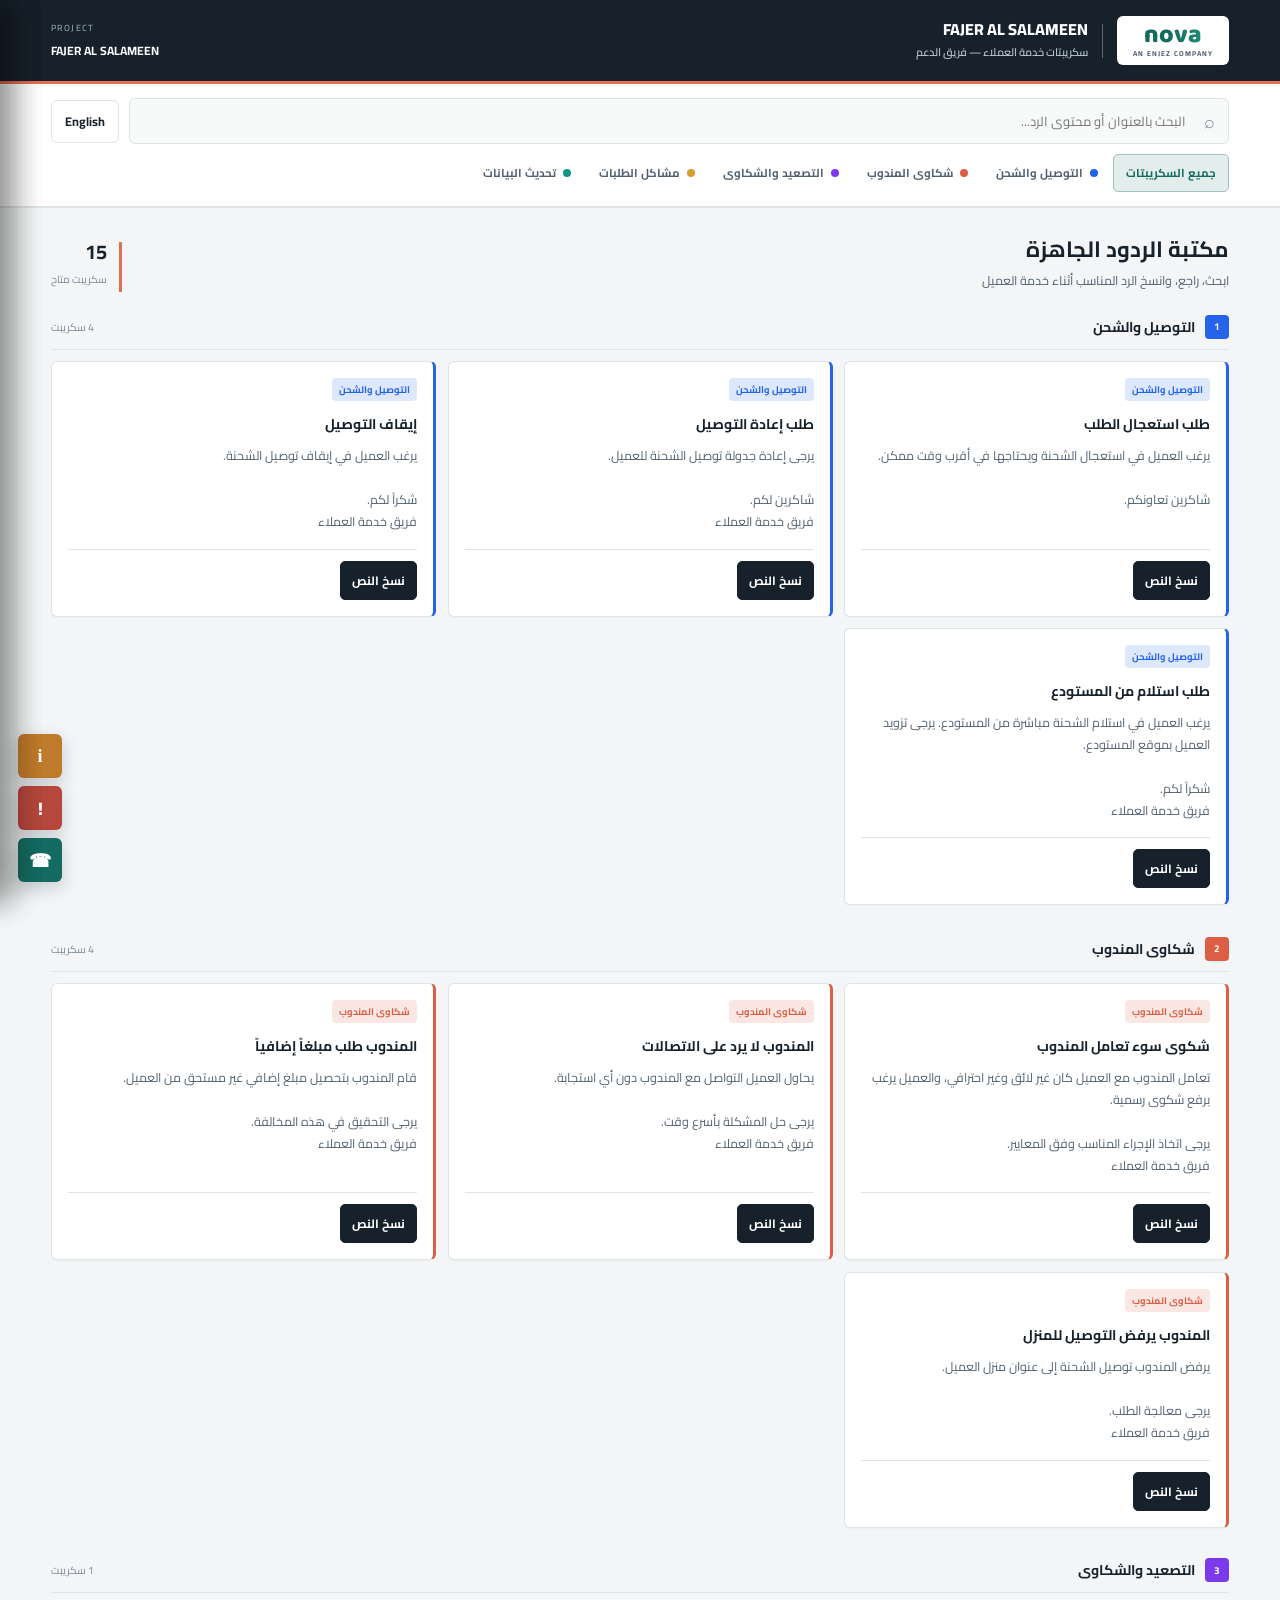
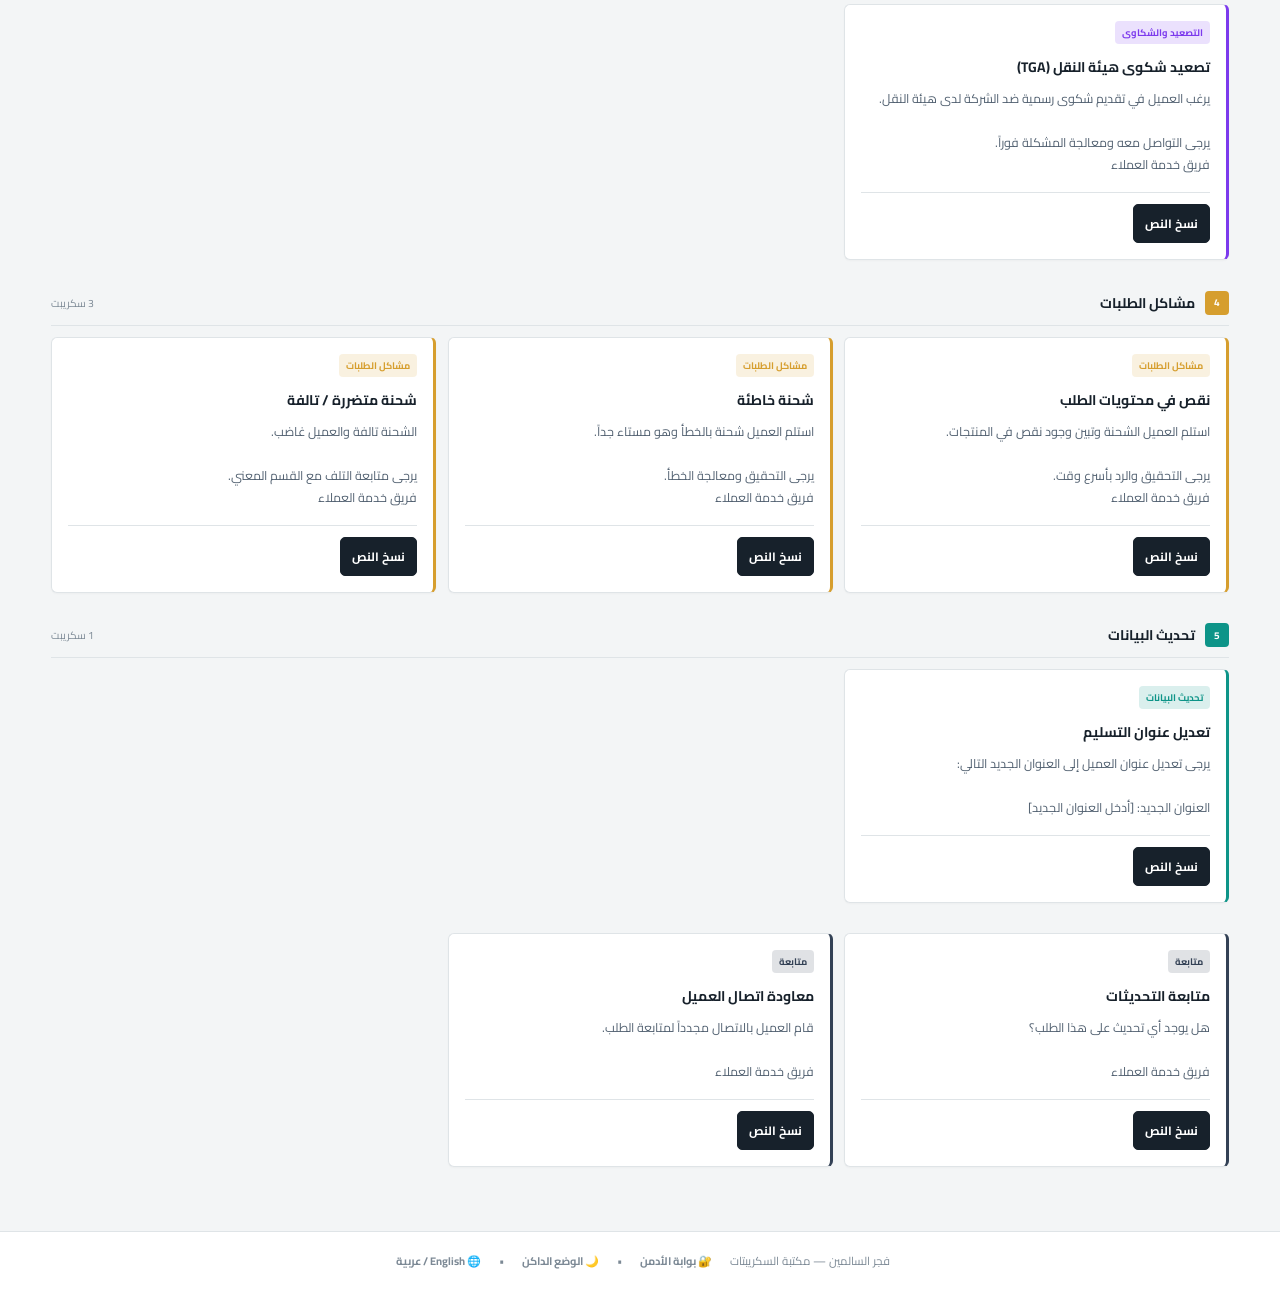
<file: abood.html>
<!DOCTYPE html>
<html lang="ar" dir="rtl">
<head>
  <meta charset="UTF-8">
  <meta name="viewport" content="width=device-width, initial-scale=1.0">
  <title>Customer Service Scripts — FAJER AL SALAMEEN</title>
  <link rel="preconnect" href="https://fonts.googleapis.com">
  <link href="https://fonts.googleapis.com/css2?family=Plus+Jakarta+Sans:wght@500;600;700;800&family=Inter:wght@400;500;600;700&family=Baloo+2:wght@600;700;800&family=Cairo:wght@400;600;700;800&display=swap" rel="stylesheet">
  
  <style>
    :root {
      --navy: #0F2743;
      --navy-soft: #1D3A5F;
      --slate: #4B5A70;
      --slate-soft: #7C8A9E;
      --bg: #F4F6F9;
      --card: #FFFFFF;
      --border: #E2E7EE;
      --brand-blue: #0089D6;
      --brand-teal: #00A177;
      --text-main: #0F2743;
    }

    body.dark-mode {
      --navy: #E2E8F0;
      --navy-soft: #94A3B8;
      --slate: #CBD5E1;
      --slate-soft: #94A3B8;
      --bg: #0F172A;
      --card: #1E293B;
      --border: #334155;
      --text-main: #F8FAFC;
    }

    * { box-sizing: border-box; }
    body { margin: 0; background: var(--bg); color: var(--text-main); font-family: 'Cairo', 'Inter', sans-serif; min-height: 100vh; transition: background 0.3s, color 0.3s; }
    
    header {
      background: linear-gradient(135deg, var(--brand-blue) 0%, var(--brand-teal) 100%);
      padding: 20px clamp(16px, 4vw, 52px);
      display: flex; align-items: center; justify-content: space-between; gap: 16px; flex-wrap: wrap; position: relative; overflow: hidden;
    }
    .brand { display: flex; align-items: center; gap: 16px; position: relative; z-index: 1; flex-wrap: wrap; cursor: pointer; }
    .nova-wordmark { background: #fff; border-radius: 12px; padding: 8px 18px 9px; box-shadow: 0 2px 10px rgba(0,0,0,0.12); display: flex; flex-direction: column; align-items: center; line-height: 1; }
    .nova-text { font-family: 'Baloo 2', sans-serif; font-weight: 800; font-size: 26px; background: linear-gradient(90deg, var(--brand-blue) 0%, var(--brand-blue) 40%, var(--brand-teal) 100%); -webkit-background-clip: text; background-clip: text; color: transparent; }
    .nova-sub { font-size: 7px; font-weight: 700; letter-spacing: 0.14em; color: #4B5A70; margin-top: 2px; }
    .brand-divider { width: 1px; height: 36px; background: rgba(255,255,255,0.3); display: none; }
    .brand-tagline { color: rgba(255,255,255,0.9); margin: 0; font-size: 13px; font-weight: 600; }
    @media (min-width: 560px){ .brand-divider { display: block; } }
    
    .project-seal { position: relative; z-index: 1; display: flex; flex-direction: column; align-items: flex-end; gap: 2px; padding: 8px 16px; border: 1px solid rgba(255,255,255,0.22); border-radius: 8px; background: rgba(255,255,255,0.06); }
    .project-seal .eyebrow { font-size: 9.5px; letter-spacing: 0.12em; color: rgba(255,255,255,0.55); text-transform: uppercase; font-weight: 600; }
    .project-seal .name { font-size: 13px; color: #fff; font-weight: 700; }

    .controls { background: var(--card); border-bottom: 1px solid var(--border); padding: 16px clamp(16px,4vw,52px); position: sticky; top: 0; z-index: 10; }
    .search-row { display: flex; gap: 10px; margin-bottom: 12px; align-items: center; }
    input[type=text], input[type=password], select, textarea { flex: 1; border: 1.5px solid var(--border); border-radius: 9px; padding: 10px 14px; background: var(--bg); color: var(--text-main); font-size: 13.5px; font-family: inherit; }
    input[type=text]:focus, input[type=password]:focus, select:focus, textarea:focus { outline: none; border-color: var(--brand-blue); }
    
    .action-pill { background: var(--bg); border: 1.5px solid var(--border); border-radius: 9px; padding: 9px 14px; font-size: 12.5px; font-weight: 700; color: var(--text-main); cursor: pointer; display: flex; align-items: center; gap: 6px; white-space: nowrap; }
    .action-pill:hover { border-color: var(--brand-blue); color: var(--brand-blue); }

    .tabs { display: flex; gap: 6px; overflow-x: auto; padding-bottom: 4px; }
    .tab { display: flex; align-items: center; gap: 7px; padding: 8px 14px; border-radius: 8px; font-size: 12.5px; font-weight: 700; color: var(--slate); cursor: pointer; white-space: nowrap; border: 1px solid transparent; }
    .tab.active { background: var(--brand-blue); color: #fff; }
    .tab .dot { width: 8px; height: 8px; border-radius: 50%; flex-shrink: 0; }
    .tab.active .dot { background: #fff !important; }

    main { padding: 24px clamp(16px,4vw,52px) 60px; max-width: 1200px; margin: 0 auto; }
    .section { margin-bottom: 34px; }
    .section-head { display: flex; align-items: center; gap: 10px; margin-bottom: 14px; }
    .section-head .idx { font-size: 11px; font-weight: 700; color: #fff; width: 22px; height: 22px; border-radius: 6px; display: flex; align-items: center; justify-content: center; }
    .section-head h2 { font-size: 15px; margin: 0; font-weight: 700; color: var(--text-main); }

    .grid { display: grid; grid-template-columns: repeat(auto-fill, minmax(300px, 1fr)); gap: 14px; }
    .card { background: var(--card); border: 1px solid var(--border); border-radius: 12px; padding: 16px; border-inline-start: 4px solid var(--card-accent, var(--navy)); display: flex; flex-direction: column; position: relative; }
    
    .card-top { display: flex; justify-content: space-between; align-items: center; margin-bottom: 8px; }
    .badge { font-size: 10.5px; font-weight: 700; text-transform: uppercase; color: var(--card-accent, var(--navy)); background: color-mix(in srgb, var(--card-accent, var(--navy)) 15%, transparent); padding: 3px 9px; border-radius: 5px; width: fit-content; }
    
    /* Usage badge shown only in Admin Mode */
    .usage-badge { font-size: 10.5px; font-weight: 700; color: #D97706; background: rgba(217, 119, 6, 0.12); padding: 3px 8px; border-radius: 5px; display: none; }
    .admin-mode .usage-badge { display: inline-block; }

    .card-title { font-weight: 700; font-size: 14.5px; margin: 0 0 8px; color: var(--text-main); }
    .card-text { font-size: 13px; line-height: 1.65; color: var(--slate); margin: 0 0 14px; flex: 1; white-space: pre-line; }
    
    .copy-btn { display: flex; align-items: center; gap: 6px; background: var(--card); color: var(--text-main); border: 1.5px solid var(--border); border-radius: 8px; padding: 7px 13px; font-size: 12px; font-weight: 700; cursor: pointer; }
    .copy-btn.copied { background: #0D9488; border-color: #0D9488; color: #fff; }
    .delete-btn, .edit-btn { border-radius: 8px; padding: 7px 10px; font-size: 12px; font-weight: 700; cursor: pointer; display: none; margin-inline-start: 6px; }
    .delete-btn { background: #FEE2E2; color: #991B1B; border: 1px solid #FCA5A5; }
    .edit-btn { background: #FEF3C7; color: #92400E; border: 1px solid #FDE68A; }
    .admin-mode .delete-btn, .admin-mode .edit-btn { display: inline-block; }

    footer { text-align: center; padding: 20px; color: var(--slate-soft); font-size: 11.5px; border-top: 1px solid var(--border); display: flex; justify-content: center; align-items: center; gap: 12px; flex-wrap: wrap; }
    .admin-trigger, .theme-btn, .lang-btn-foot { background: none; border: none; color: var(--slate-soft); cursor: pointer; font-size: 11px; font-weight: 700; text-decoration: underline; }

    /* Side Panels */
    .critical-tab, .etiquette-tab, .general-tab { position: fixed; left: 0; color: #fff; z-index: 40; cursor: pointer; border: none; border-radius: 0 10px 10px 0; padding: 12px 8px; }
    body[dir="ltr"] .critical-tab, body[dir="ltr"] .etiquette-tab, body[dir="ltr"] .general-tab { left: auto; right: 0; border-radius: 10px 0 0 10px; }
    
    .general-tab { top: 28%; background: #D97706; }
    .critical-tab { top: 48%; background: #B91C1C; }
    .etiquette-tab { top: 68%; background: linear-gradient(135deg, #0089D6, #00A177); }
    .critical-tab span, .etiquette-tab span, .general-tab span { writing-mode: vertical-rl; transform: rotate(180deg); font-size: 11.5px; font-weight: 700; letter-spacing: 0.05em; }
    
    .panel-overlay { position: fixed; inset: 0; background: rgba(0,0,0,0.4); display: none; z-index: 60; }
    .panel-overlay.show { display: block; }
    .side-panel { position: fixed; top: 0; left: 0; height: 100vh; width: min(440px, 90vw); background: var(--card); color: var(--text-main); z-index: 61; transform: translateX(-100%); transition: transform .25s ease; padding: 20px; overflow-y: auto; }
    body[dir="ltr"] .side-panel { left: auto; right: 0; transform: translateX(100%); }
    .side-panel.open { transform: translateX(0) !important; }

    /* Modal */
    .modal-overlay { position: fixed; inset: 0; background: rgba(0,0,0,0.5); z-index: 100; display: none; align-items: center; justify-content: center; }
    .modal-overlay.active { display: flex; }
    .modal-card { background: var(--card); color: var(--text-main); border-radius: 12px; padding: 24px; width: min(560px, 92vw); max-height: 90vh; overflow-y: auto; }
    .admin-tab-btn { background: var(--bg); color: var(--text-main); border: 1px solid var(--border); padding: 6px 12px; border-radius: 6px; font-size: 12px; font-weight: 700; cursor: pointer; }
    .admin-tab-btn.active { background: var(--brand-blue); color: #fff; }

    .info-card { background: var(--bg); border-inline-start: 4px solid #D97706; border-radius: 8px; padding: 10px 14px; margin-bottom: 10px; font-size: 12.5px; }
    .info-card .label { font-weight: 700; color: #D97706; margin-bottom: 4px; display: block; }
    .info-card .val { color: var(--text-main); word-break: break-word; }
  </style>
  <style>
    /* 2026 workspace redesign */
    :root {
      --navy: #17212b;
      --navy-soft: #344454;
      --slate: #526171;
      --slate-soft: #7c8995;
      --bg: #f3f5f6;
      --card: #ffffff;
      --border: #dfe4e7;
      --brand-blue: #146b61;
      --brand-teal: #1f8a70;
      --text-main: #17212b;
      --coral: #e36f51;
      --surface-soft: #f8f9f9;
      --shadow: 0 8px 24px rgba(23,33,43,.07);
    }
    body.dark-mode {
      --navy: #eef2f3;
      --navy-soft: #bcc6cc;
      --slate: #aebac1;
      --slate-soft: #89979f;
      --bg: #111719;
      --card: #1a2225;
      --border: #2c383d;
      --brand-blue: #50b5a1;
      --brand-teal: #67c3ad;
      --text-main: #f3f6f6;
      --surface-soft: #202a2d;
      --shadow: 0 8px 24px rgba(0,0,0,.2);
    }
    html { scroll-behavior: smooth; }
    body { background: var(--bg); letter-spacing: 0; }
    button, input, select, textarea { font: inherit; letter-spacing: 0; }
    button:focus-visible, input:focus-visible, select:focus-visible, textarea:focus-visible { outline: 3px solid color-mix(in srgb, var(--brand-blue) 24%, transparent); outline-offset: 2px; }

    header {
      min-height: 84px; padding: 16px clamp(18px,4vw,56px); flex-wrap: nowrap;
      background: #17212b; border-bottom: 3px solid var(--coral); overflow: visible;
    }
    .brand { flex-wrap: nowrap; gap: 14px; cursor: default; }
    .nova-wordmark { min-width: 104px; border-radius: 6px; padding: 7px 16px 8px; box-shadow: none; }
    .nova-text { font-size: 25px; }
    .brand-divider { height: 34px; display: block; }
    .brand-copy { display: grid; gap: 2px; }
    .brand-title { margin: 0; color: #fff; font-size: 16px; font-weight: 800; line-height: 1.3; }
    .brand-tagline { font-size: 11px; color: #b8c4ca; }
    .project-seal { padding: 0; border: 0; background: transparent; border-radius: 0; gap: 3px; }
    .project-seal .eyebrow { color: #8fa0a8; font-size: 9px; }
    .project-seal .name { font-size: 12px; }

    .controls { top: 0; padding: 14px clamp(18px,4vw,56px) 10px; box-shadow: 0 1px 0 var(--border); }
    .controls-inner { max-width: 1240px; margin: auto; }
    .search-row { margin-bottom: 10px; }
    .search-shell { position: relative; flex: 1; }
    .search-icon { position: absolute; inset-inline-start: 14px; top: 50%; transform: translateY(-50%); color: var(--slate-soft); font-size: 18px; pointer-events: none; }
    input[type=text], input[type=password], select, textarea { background: var(--surface-soft); border: 1px solid var(--border); border-radius: 6px; }
    #searchInput { width: 100%; min-height: 43px; padding-inline-start: 42px; font-size: 13px; }
    .action-pill { min-height: 43px; background: var(--card); border: 1px solid var(--border); border-radius: 6px; padding: 8px 13px; }
    .action-pill:hover { background: var(--surface-soft); }
    .tabs { gap: 2px; padding: 0 0 4px; scrollbar-width: thin; }
    .tab { min-height: 36px; padding: 7px 12px; border-radius: 5px; border: 1px solid transparent; font-size: 11.5px; }
    .tab:hover { background: var(--surface-soft); color: var(--text-main); }
    .tab.active { background: color-mix(in srgb, var(--brand-blue) 12%, var(--card)); color: var(--brand-blue); border-color: color-mix(in srgb, var(--brand-blue) 30%, var(--border)); }
    .tab.active .dot { background: var(--brand-blue) !important; }

    .quick-tools { position: fixed; z-index: 40; inset-inline-end: 18px; bottom: 18px; display: flex; flex-direction: column; gap: 8px; }
    .critical-tab, .etiquette-tab, .general-tab { position: static; width: 44px; height: 44px; padding: 0; border-radius: 6px !important; display: grid; place-items: center; box-shadow: 0 6px 18px rgba(23,33,43,.2); }
    .general-tab { background: #bf7a2b; }
    .critical-tab { background: #b5473d; }
    .etiquette-tab { background: var(--brand-blue); }
    .critical-tab span, .etiquette-tab span, .general-tab span { writing-mode: initial; transform: none; font-size: 0; }
    .critical-tab span::after, .etiquette-tab span::after, .general-tab span::after { font-size: 18px; font-weight: 800; }
    .general-tab span::after { content: 'i'; font-family: Georgia,serif; }
    .critical-tab span::after { content: '!'; }
    .etiquette-tab span::after { content: '\260E'; }

    main { max-width: 1352px; padding: 28px clamp(18px,4vw,56px) 64px; }
    .workspace-head { max-width: 1240px; margin: 0 auto 22px; display: flex; align-items: end; justify-content: space-between; gap: 18px; }
    .workspace-head h1 { margin: 0 0 4px; font-size: 22px; line-height: 1.35; }
    .workspace-head p { margin: 0; color: var(--slate); font-size: 12.5px; }
    .library-count { flex: none; border-inline-start: 3px solid var(--coral); padding-inline-start: 12px; }
    .library-count strong { display: block; font-size: 20px; line-height: 1; }
    .library-count span { color: var(--slate-soft); font-size: 10.5px; }
    #content, #followupGrid { max-width: 1240px; margin-inline: auto; }
    .section { margin-bottom: 30px; }
    .section-head { margin-bottom: 11px; padding-bottom: 9px; border-bottom: 1px solid var(--border); }
    .section-head .idx { width: 24px; height: 24px; border-radius: 4px; font-size: 10px; }
    .section-head h2 { font-size: 14px; }
    .section-count { margin-inline-start: auto; font-size: 10.5px; color: var(--slate-soft); }
    .grid { grid-template-columns: repeat(auto-fill,minmax(315px,1fr)); gap: 12px; }
    .card { border-radius: 6px; padding: 16px; border-inline-start-width: 3px; box-shadow: 0 1px 2px rgba(23,33,43,.03); transition: border-color .18s, box-shadow .18s, transform .18s; min-height: 222px; }
    .card:hover { box-shadow: var(--shadow); transform: translateY(-2px); }
    .card-top { margin-bottom: 10px; }
    .badge, .usage-badge { border-radius: 4px; font-size: 9.5px; padding: 3px 7px; }
    .card-title { font-size: 14px; margin-bottom: 8px; }
    .card-text { font-size: 12.5px; line-height: 1.75; margin-bottom: 16px; }
    .card-actions { display: flex; align-items: center; gap: 6px; padding-top: 11px; border-top: 1px solid var(--border); }
    .copy-btn { border-radius: 5px; padding: 7px 11px; background: var(--text-main); border-color: var(--text-main); color: var(--card); }
    .copy-btn:hover { opacity: .88; }
    .copy-btn.copied { background: var(--brand-blue); border-color: var(--brand-blue); }
    .edit-btn, .delete-btn { border-radius: 5px; margin-inline-start: 0; }
    .empty-state { max-width: 1240px; margin: 40px auto; text-align: center; padding: 36px; border: 1px dashed var(--border); color: var(--slate); background: var(--card); border-radius: 6px; }

    .panel-overlay { background: rgba(10,15,18,.58); backdrop-filter: blur(2px); }
    .side-panel { width: min(430px,92vw); padding: 26px; box-shadow: 12px 0 30px rgba(0,0,0,.18); }
    .panel-head { display: flex; align-items: center; justify-content: space-between; margin-bottom: 18px; }
    .panel-head h2 { margin: 0 !important; font-size: 17px; }
    .panel-close { width: 34px; height: 34px; border: 1px solid var(--border); background: var(--surface-soft); color: var(--text-main); border-radius: 5px; cursor: pointer; font-size: 20px; }
    .info-card { background: var(--surface-soft); border-radius: 5px; padding: 12px 14px; }
    .modal-overlay { padding: 18px; background: rgba(10,15,18,.66); backdrop-filter: blur(3px); }
    .modal-card { border-radius: 7px; padding: 24px; box-shadow: 0 24px 70px rgba(0,0,0,.28); }
    .admin-tab-btn { border-radius: 5px; }
    footer { background: var(--card); padding: 18px 56px; }
    footer button { text-decoration: none !important; }

    @keyframes cardEnter {
      from { opacity: 0; transform: translateY(14px) scale(.985); }
      to { opacity: 1; transform: translateY(0) scale(1); }
    }
    @keyframes sectionEnter {
      from { opacity: 0; transform: translateY(8px); }
      to { opacity: 1; transform: translateY(0); }
    }
    @keyframes modalEnter {
      from { opacity: 0; transform: translateY(14px) scale(.97); }
      to { opacity: 1; transform: translateY(0) scale(1); }
    }
    @keyframes copiedPulse {
      0% { transform: scale(1); }
      45% { transform: scale(.94); }
      100% { transform: scale(1); }
    }
    @keyframes toolBreathe {
      0%, 100% { box-shadow: 0 6px 18px rgba(23,33,43,.2); }
      50% { box-shadow: 0 8px 24px rgba(23,33,43,.32); }
    }
    .section { animation: sectionEnter .42s both; }
    .card { animation: cardEnter .48s cubic-bezier(.2,.75,.25,1) both; animation-delay: var(--enter-delay, 0ms); }
    .card:hover { transform: translateY(-4px); }
    .card:hover .badge { transform: translateY(-1px); }
    .badge { transition: transform .2s ease, background-color .2s ease; }
    .copy-btn, .edit-btn, .delete-btn, .action-pill, .admin-tab-btn, .panel-close { transition: transform .16s ease, background-color .2s ease, border-color .2s ease, color .2s ease, opacity .2s ease; }
    .copy-btn:active, .edit-btn:active, .delete-btn:active, .action-pill:active, .admin-tab-btn:active, .panel-close:active { transform: scale(.94); }
    .copy-btn.copied { animation: copiedPulse .38s ease; }
    .tab { position: relative; transition: color .2s ease, background-color .2s ease, border-color .2s ease, transform .18s ease; }
    .tab:active { transform: scale(.96); }
    .tab .dot { transition: transform .22s ease, background-color .22s ease; }
    .tab:hover .dot, .tab.active .dot { transform: scale(1.25); }
    .search-shell { transition: transform .2s ease; }
    .search-shell:focus-within { transform: translateY(-1px); }
    #searchInput { transition: border-color .2s ease, box-shadow .2s ease, background-color .2s ease; }
    #searchInput:focus { box-shadow: 0 0 0 4px color-mix(in srgb, var(--brand-blue) 11%, transparent); }
    .quick-tools button { transition: transform .22s cubic-bezier(.2,.8,.2,1), filter .2s ease; }
    .quick-tools button:hover { transform: translateX(3px) scale(1.08); filter: brightness(1.06); }
    body[dir="ltr"] .quick-tools button:hover { transform: translateX(-3px) scale(1.08); }
    .etiquette-tab { animation: toolBreathe 3.2s ease-in-out infinite; }
    .panel-overlay { opacity: 0; transition: opacity .25s ease; }
    .panel-overlay.show { opacity: 1; }
    .side-panel { transition: transform .34s cubic-bezier(.22,.8,.25,1); }
    .side-panel.open .info-card, .side-panel.open #criticalList p, .side-panel.open #etiquetteList p { animation: cardEnter .36s both; }
    .side-panel.open .info-card:nth-child(2), .side-panel.open #criticalList p:nth-child(2), .side-panel.open #etiquetteList p:nth-child(2) { animation-delay: 45ms; }
    .side-panel.open .info-card:nth-child(3), .side-panel.open #criticalList p:nth-child(3), .side-panel.open #etiquetteList p:nth-child(3) { animation-delay: 90ms; }
    .side-panel.open .info-card:nth-child(n+4), .side-panel.open #criticalList p:nth-child(n+4), .side-panel.open #etiquetteList p:nth-child(n+4) { animation-delay: 130ms; }
    .modal-overlay { opacity: 0; transition: opacity .22s ease; }
    .modal-overlay.active { opacity: 1; }
    .modal-overlay.active .modal-card { animation: modalEnter .3s cubic-bezier(.2,.8,.25,1) both; }
    .library-count strong { transition: transform .2s ease, color .2s ease; }
    .library-count.updated strong { color: var(--brand-blue); transform: scale(1.12); }
    .empty-state { animation: cardEnter .4s both; }

    @media (prefers-reduced-motion: reduce) {
      *, *::before, *::after { animation-duration: .01ms !important; animation-iteration-count: 1 !important; scroll-behavior: auto !important; transition-duration: .01ms !important; }
    }

    @media (max-width: 620px) {
      header { min-height: 74px; padding: 12px 16px; }
      .nova-wordmark { min-width: 80px; padding: 6px 11px; }
      .nova-text { font-size: 21px; }
      .nova-sub { font-size: 5.5px; }
      .brand-divider, .brand-tagline, .project-seal .eyebrow { display: none; }
      .brand-title { font-size: 13px; }
      .project-seal .name { font-size: 9.5px; max-width: 82px; text-align: end; }
      .controls { padding: 10px 14px 7px; }
      .search-row { gap: 7px; }
      .action-pill { width: 43px; padding: 0; justify-content: center; }
      #langBtnText { font-size: 0; }
      #langBtnText::after { content: 'AR'; font-size: 11px; }
      html[lang='ar'] #langBtnText::after { content: 'EN'; }
      main { padding: 22px 14px 78px; }
      .workspace-head { align-items: center; }
      .workspace-head h1 { font-size: 18px; }
      .workspace-head p { display: none; }
      .grid { grid-template-columns: 1fr; }
      .card { min-height: 0; }
      .quick-tools { inset-inline-end: 12px; bottom: 12px; flex-direction: row; }
      .critical-tab, .etiquette-tab, .general-tab { width: 42px; height: 42px; }
      footer { padding: 18px 14px 72px; }
    }
  </style>
</head>
<body>

<div class="quick-tools" aria-label="Quick tools">
  <button class="general-tab" onclick="openPanel('general')" title="General information"><span id="lblSideGen">GENERAL INFO</span></button>
  <button class="critical-tab" onclick="openPanel('critical')" title="Critical mistakes"><span id="lblSideCrit">CRITICAL MISTAKES</span></button>
  <button class="etiquette-tab" onclick="openPanel('etiquette')" title="Call etiquette"><span id="lblSideEtiq">ETIQUETTE CALL</span></button>
</div>

<div class="panel-overlay" id="overlay" onclick="closePanels()"></div>

<!-- General Info Panel -->
<div class="side-panel" id="generalPanel">
  <div class="panel-head"><h2 style="color:#bf7a2b;" id="hGenInfo">General Information</h2><button class="panel-close" onclick="closePanels()" aria-label="Close">×</button></div>
  <div id="generalList"></div>
</div>

<!-- Etiquette Panel -->
<div class="side-panel" id="etiquettePanel">
  <div class="panel-head"><h2 style="color:var(--brand-blue);" id="hEtiqCall">Etiquette Call</h2><button class="panel-close" onclick="closePanels()" aria-label="Close">×</button></div>
  <div id="etiquetteList"></div>
</div>

<!-- Critical Panel -->
<div class="side-panel" id="criticalPanel">
  <div class="panel-head"><h2 style="color:#B5473D;" id="hCritMist">Critical Mistakes</h2><button class="panel-close" onclick="closePanels()" aria-label="Close">×</button></div>
  <div id="criticalList"></div>
</div>

<!-- Admin Modal -->
<div class="modal-overlay" id="adminModal">
  <div class="modal-card">
    <h3 style="margin-top:0;" id="hAdminPortal">⚙️ Admin Management Portal</h3>
    
    <div id="adminAuthSection">
      <p style="font-size:13px; color:var(--slate);" id="lblAdminPass">Enter Admin Password:</p>
      <input type="password" id="adminPassInput" placeholder="Password..." style="width:100%; margin-bottom:10px;">
      <button onclick="loginAdmin()" style="width:100%; background:var(--brand-blue); color:#fff; border:none; padding:10px; border-radius:8px; font-weight:700; cursor:pointer;" id="btnAdminLogin">تسجيل الدخول</button>
    </div>

    <div id="adminEditSection" style="display:none;">
      <p style="color:var(--brand-teal); font-weight:700; margin-bottom:12px;" id="lblAdminActive">✅ Admin Mode Active</p>
      
      <div style="display:flex; gap:6px; margin-bottom:14px; flex-wrap:wrap;">
        <button class="admin-tab-btn active" id="btnTab1" onclick="switchAdminTab('scripts')">+ إدارة السكريبتات</button>
        <button class="admin-tab-btn" id="btnTab2" onclick="switchAdminTab('categories')">🏷️ التبويبات</button>
        <button class="admin-tab-btn" id="btnTab3" onclick="switchAdminTab('panels')">📌 القوائم الجانبية</button>
      </div>

      <!-- Tab 1: Manage Scripts -->
      <div id="adminTabScripts">
        <input type="hidden" id="editScriptIndex" value="-1">
        <label style="font-size:12px; font-weight:600;" id="lblSelectCat">اختر التبويب:</label>
        <select id="newScriptCat" style="width:100%; margin-bottom:8px; margin-top:4px;"></select>
        
        <input type="text" id="newScriptTitle" placeholder="العنوان بالإنجليزية (English Title)" style="width:100%; margin-bottom:8px;">
        <input type="text" id="newScriptTitleAr" placeholder="العنوان بالعربية (Arabic Title)" style="width:100%; margin-bottom:8px;">
        
        <textarea id="newScriptText" rows="3" placeholder="النص بالإنجليزية (English Text)..." style="width:100%; margin-bottom:8px;"></textarea>
        <textarea id="newScriptTextAr" rows="3" placeholder="النص بالعربية (Arabic Text)..." style="width:100%; margin-bottom:8px;"></textarea>
        
        <button id="saveScriptBtn" onclick="saveScript()" style="width:100%; background:var(--brand-blue); color:#fff; border:none; padding:10px; border-radius:8px; font-weight:700; cursor:pointer;">+ إضافة السكريبت</button>
      </div>

      <!-- Tab 2: Manage Categories -->
      <div id="adminTabCategories" style="display:none;">
        <p style="font-size:12px; color:var(--slate); margin-top:0;" id="lblCatDesc">إضافة/حذف التصنيفات (التبويبات العلوية):</p>
        <div style="display:flex; gap:6px; margin-bottom:10px; flex-wrap:wrap;">
          <input type="text" id="newCatLabel" placeholder="الاسم بالإنجليزية...">
          <input type="text" id="newCatLabelAr" placeholder="الاسم بالعربية...">
          <input type="color" id="newCatColor" value="#0089D6" style="width:40px; height:38px; border:none; border-radius:6px; cursor:pointer;">
          <button onclick="addCategory()" style="background:var(--brand-teal); color:#fff; border:none; padding:0 12px; border-radius:8px; font-weight:700; cursor:pointer;" id="btnAddCat">إضافة</button>
        </div>
        <div id="categoriesAdminList" style="max-height:180px; overflow-y:auto; border:1px solid var(--border); border-radius:8px; padding:8px;"></div>
      </div>

      <!-- Tab 3: Manage Side Panels -->
      <div id="adminTabPanels" style="display:none;">
        <p style="font-size:12px; font-weight:700; margin:0 0 6px; color:#D97706;" id="lblEditGen">تعديل General Info:</p>
        <div style="display:flex; flex-direction:column; gap:6px; margin-bottom:10px;">
          <input type="text" id="newInfoLabel" placeholder="العنوان">
          <input type="text" id="newInfoVal" placeholder="القيمة...">
          <button onclick="addGeneralInfo()" style="background:#D97706; color:#fff; border:none; padding:8px; border-radius:8px; font-weight:700; cursor:pointer;" id="btnAddGen">إضافة معلومة</button>
        </div>
        <div id="generalAdminList" style="max-height:100px; overflow-y:auto; border:1px solid var(--border); border-radius:8px; padding:6px; margin-bottom:12px;"></div>

        <p style="font-size:12px; font-weight:700; margin:0 0 6px; color:var(--brand-blue);" id="lblEditEtiq">تعديل Etiquette Call:</p>
        <div style="display:flex; gap:6px; margin-bottom:10px;">
          <input type="text" id="newEtiquetteInput" placeholder="بند جديد...">
          <button onclick="addEtiquette()" style="background:var(--brand-blue); color:#fff; border:none; padding:0 12px; border-radius:8px; font-weight:700; cursor:pointer;" id="btnAddEtiq">إضافة</button>
        </div>
        <div id="etiquetteAdminList" style="max-height:100px; overflow-y:auto; border:1px solid var(--border); border-radius:8px; padding:6px; margin-bottom:12px;"></div>

        <p style="font-size:12px; font-weight:700; margin:0 0 6px; color:#B91C1C;" id="lblEditCrit">تعديل Critical Mistakes:</p>
        <div style="display:flex; gap:6px; margin-bottom:10px;">
          <input type="text" id="newCriticalInput" placeholder="خطأ جديد...">
          <button onclick="addCritical()" style="background:#B91C1C; color:#fff; border:none; padding:0 12px; border-radius:8px; font-weight:700; cursor:pointer;" id="btnAddCrit">إضافة</button>
        </div>
        <div id="criticalAdminList" style="max-height:100px; overflow-y:auto; border:1px solid var(--border); border-radius:8px; padding:6px;"></div>
      </div>

      <button onclick="closeAdminModal()" style="width:100%; margin-top:14px; background:var(--bg); color:var(--text-main); border:1px solid var(--border); padding:8px; border-radius:8px; cursor:pointer; font-weight:600;" id="btnCloseAdmin">إغلاق الواجهة</button>
    </div>
  </div>
</div>

<header>
  <div class="brand" ondblclick="openAdminModal()">
    <div class="nova-wordmark"><span class="nova-text">nova</span><span class="nova-sub">AN ENJEZ COMPANY</span></div>
    <div class="brand-divider"></div>
    <div class="brand-copy"><h1 class="brand-title">FAJER AL SALAMEEN</h1><p class="brand-tagline" id="brandSub">Customer Service Scripts — Support Team</p></div>
  </div>
  <div class="project-seal"><span class="eyebrow"> PROJECT</span><span class="name">FAJER AL SALAMEEN</span></div>
</header>

<div class="controls">
  <div class="controls-inner">
    <div class="search-row">
      <div class="search-shell"><span class="search-icon">⌕</span><input type="text" id="searchInput" placeholder="البحث في السكريبتات... / Search scripts..." oninput="render()"></div>
      <button class="action-pill" onclick="toggleLanguage()" title="Switch language"><span id="langBtnText">English</span></button>
    </div>
    <div class="tabs" id="tabs"></div>
  </div>
</div>

<main>
  <div class="workspace-head"><div><h1 id="workspaceTitle">مكتبة الردود الجاهزة</h1><p id="workspaceSub">ابحث، راجع، وانسخ الرد المناسب أثناء خدمة العميل</p></div><div class="library-count"><strong id="scriptCount">0</strong><span id="scriptCountLabel">سكريبت متاح</span></div></div>
  <div id="content"></div>
  <div id="followupGrid" class="grid" style="margin-top:30px;"></div>
</main>

<footer>
  <span id="footBrand">FAJER AL SALAMEEN — Script Library</span> 
  <button class="admin-trigger" onclick="openAdminModal()" id="footAdmin">🔐 Admin Portal</button>
  <span>•</span>
  <button class="theme-btn" onclick="toggleTheme()" id="footTheme">🌙 Toggle Dark Mode</button>
  <span>•</span>
  <button class="lang-btn-foot" onclick="toggleLanguage()" id="footLang">🌐 English / عربية</button>
</footer>

<script>
  document.addEventListener('contextmenu', (e) => e.preventDefault());
  document.addEventListener('keydown', (e) => {
    if (e.key === 'F12' || (e.ctrlKey && e.shiftKey && (e.key === 'I' || e.key === 'J' || e.key === 'C')) || (e.ctrlKey && e.key === 'u')) {
      e.preventDefault();
    }
  });

  // لا تحتفظ بكلمة المرور نفسها داخل الملف المنشور.
  // ملاحظة: هذا يمنع ظهورها كنص صريح فقط؛ الحماية الفعلية تتطلب التحقق على خادم.
  const ADMIN_PASS_SHA256 = "56feee9325f7caaca9b18aa83797f24c9f4002387d5ec644e69867c0b0428691";
  let isAdmin = false;
  let activeCat = null;
  let renderSequence = 0;
  let previousVisibleCount = -1;
  let currentLang = localStorage.getItem('fajer_lang_v2') || 'ar';

  const DEFAULT_CATEGORIES = [
    { key:'delivery', label:'Delivery & Shipping', labelAr:'التوصيل والشحن', color:'#2563EB' },
    { key:'courier', label:'Courier Complaints', labelAr:'شكاوى المندوب', color:'#DC5F45' },
    { key:'escalation', label:'Escalations', labelAr:'التصعيد والشكاوى', color:'#7C3AED' },
    { key:'order', label:'Order Issues', labelAr:'مشاكل الطلبات', color:'#D69E2E' },
    { key:'account', label:'Account Updates', labelAr:'تحديث البيانات', color:'#0D9488' }
  ];

  const DEFAULT_SCRIPTS = [
    { cat:'delivery', title:'Order Expedite Request', titleAr:'طلب استعجال الطلب', text:'The customer is requesting to expedite their order and needs it as soon as possible.\n\nThank you for your cooperation.', textAr:'يرغب العميل في استعجال الشحنة ويحتاجها في أقرب وقت ممكن.\n\nشاكرين تعاونكم.', usageCount: 0 },
    { cat:'delivery', title:'Redelivery Request', titleAr:'طلب إعادة التوصيل', text:'Kindly arrange redelivery of the shipment.\n\nThank you very much.\nCustomer Service Team', textAr:'يرجى إعادة جدولة توصيل الشحنة للعميل.\n\nشاكرين لكم.\nفريق خدمة العملاء', usageCount: 0 },
    { cat:'delivery', title:'Stop Delivery', titleAr:'إيقاف التوصيل', text:'The customer would like to stop the delivery of the shipment.\n\nThank you.\nCustomer Service Team', textAr:'يرغب العميل في إيقاف توصيل الشحنة.\n\nشكراً لكم.\nفريق خدمة العملاء', usageCount: 0 },
    { cat:'delivery', title:'Warehouse Pickup Request', titleAr:'طلب استلام من المستودع', text:'The customer would like to pick up the shipment from the warehouse. Please provide the customer with the warehouse location.\n\nThank you.\nCustomer Service Team', textAr:'يرغب العميل في استلام الشحنة مباشرة من المستودع. يرجى تزويد العميل بموقع المستودع.\n\nشكراً لكم.\nفريق خدمة العملاء', usageCount: 0 },
    { cat:'courier', title:'Courier Behavior Complaint', titleAr:'شكوى سوء تعامل المندوب', text:'The courier\'s behavior toward the customer was very poor and unprofessional. The customer would like to file a complaint.\n\nPlease take the appropriate action in accordance with company standards.\nCustomer Service Team', textAr:'تعامل المندوب مع العميل كان غير لائق وغير احترافي، والعميل يرغب برفع شكوى رسمية.\n\nيرجى اتخاذ الإجراء المناسب وفق المعايير.\nفريق خدمة العملاء', usageCount: 0 },
    { cat:'courier', title:'Courier Unresponsive to Calls', titleAr:'المندوب لا يرد على الاتصالات', text:'The customer has been trying to reach the courier but is not getting any response.\n\nPlease resolve this issue as soon as possible.\nCustomer Service Team', textAr:'يحاول العميل التواصل مع المندوب دون أي استجابة.\n\nيرجى حل المشكلة بأسرع وقت.\nفريق خدمة العملاء', usageCount: 0 },
    { cat:'courier', title:'Courier Charged Extra Amount', titleAr:'المندوب طلب مبلغاً إضافياً', text:'The courier collected an additional amount from the customer.\n\nPlease investigate this violation.\nCustomer Service Team', textAr:'قام المندوب بتحصيل مبلغ إضافي غير مستحق من العميل.\n\nيرجى التحقيق في هذه المخالفة.\nفريق خدمة العملاء', usageCount: 0 },
    { cat:'courier', title:'Courier Refuses Home Delivery', titleAr:'المندوب يرفض التوصيل للمنزل', text:'The courier is refusing to deliver the shipment to the customer\'s home.\n\nPlease resolve this issue.\nCustomer Service Team', textAr:'يرفض المندوب توصيل الشحنة إلى عنوان منزل العميل.\n\nيرجى معالجة الطلب.\nفريق خدمة العملاء', usageCount: 0 },
    { cat:'escalation', title:'TGA Escalation', titleAr:'تصعيد شكوى هيئة النقل (TGA)', text:'The customer wishes to file an official complaint against our company.\n\nPlease reach out to them and address the issue accordingly.\nCustomer Service Team', textAr:'يرغب العميل في تقديم شكوى رسمية ضد الشركة لدى هيئة النقل.\n\nيرجى التواصل معه ومعالجة المشكلة فوراً.\nفريق خدمة العملاء', usageCount: 0 },
    { cat:'order', title:'Order Shortage', titleAr:'نقص في محتويات الطلب', text:'The customer received the shipment, but it appears to be missing items.\n\nPlease investigate the incident and respond as soon as possible.\nCustomer Service Team', textAr:'استلم العميل الشحنة وتبين وجود نقص في المنتجات.\n\nيرجى التحقيق والرد بأسرع وقت.\nفريق خدمة العملاء', usageCount: 0 },
    { cat:'order', title:'Wrong Shipment', titleAr:'شحنة خاطئة', text:'The customer received the wrong shipment and is upset.\n\nPlease investigate and resolve the issue.\nCustomer Service Team', textAr:'استلم العميل شحنة بالخطأ وهو مستاء جداً.\n\nيرجى التحقيق ومعالجة الخطأ.\nفريق خدمة العملاء', usageCount: 0 },
    { cat:'order', title:'Damaged Shipment', titleAr:'شحنة متضررة / تالفة', text:'The shipment is damaged and the customer is upset.\n\nPlease investigate and resolve the issue.\nCustomer Service Team', textAr:'الشحنة تالفة والعميل غاضب.\n\nيرجى متابعة التلف مع القسم المعني.\nفريق خدمة العملاء', usageCount: 0 },
    { cat:'account', title:'Address Update', titleAr:'تعديل عنوان التسليم', text:'Kindly update the customer\'s address.\n\nNew address: [enter new address]', textAr:'يرجى تعديل عنوان العميل إلى العنوان الجديد التالي:\n\nالعنوان الجديد: [أدخل العنوان الجديد]', usageCount: 0 }
  ];

  const DEFAULT_GENERAL_INFO = [
    { label: "أوقات التوصيل / Delivery Hours", val: "من 8:30 صباحاً حتى 9:00 مساءً" },
    { label: "JDL WhatsApp number", val: "15557294873" },
    { label: "خدمة عملاء JDL", val: "966115006100" },
    { label: "خدمة عملاء JDL (مجاني)", val: "9668008852222" },
    { label: "إيميل البروف / Proof Email", val: "JDL_SA@JD.COM" },
    { label: "متى نرفع شكوى ضياع؟", val: "إذا لم يتحدث التتبع لمدة 7 أيام متواصلة" }
  ];

  const DEFAULT_CRITICAL_ITEMS = [
    "Not Correct / Not Complete Information from ALL Systems (معلومات غير صحيحة/غير مكتملة)",
    "Any kind of fake promise (إعطاء وعود وهمية للعميل)",
    "Not asking for the waybill number (عدم طلب رقم البوليسة)",
    "Holding customer > 1 min, or mute > 30 sec (تجاوز الـ Hold دقيقة أو الـ Mute 30 ثانية)"
  ];

  const DEFAULT_ETIQUETTE_ITEMS = [
    "👋 Greeting (الترحيب)", "🙏 Apologize (الاعتذار عند المشكلة)", 
    "✅ Confirm (تأكيد البيانات)", "🔍 Verify (التحقق)", 
    "🤝 Assist (تقديم المساعدة)", "🛠️ Resolve (حل المشكلة)", 
    "🙌 Appreciate (الشكر والتقدير)", "⭐ Evaluation (طلب التقييم)"
  ];

  const FOLLOWUP = [
    { title:'Any Updates', titleAr:'متابعة التحديثات', text:'Any updates?\n\nCustomer Service Team', textAr:'هل يوجد أي تحديث على هذا الطلب؟\n\nفريق خدمة العملاء', usageCount: 0 },
    { title:'Customer Called Again', titleAr:'معاودة اتصال العميل', text:'The customer has called again.\n\nCustomer Service Team', textAr:'قام العميل بالاتصال مجدداً لمتابعة الطلب.\n\nفريق خدمة العملاء', usageCount: 0 }
  ];

  let CATEGORIES = JSON.parse(localStorage.getItem('fajer_categories_v2')) || DEFAULT_CATEGORIES;
  let SCRIPTS = JSON.parse(localStorage.getItem('fajer_scripts_v2')) || DEFAULT_SCRIPTS;
  let GENERAL_INFO = JSON.parse(localStorage.getItem('fajer_general_info_v2')) || DEFAULT_GENERAL_INFO;
  let CRITICAL_ITEMS = JSON.parse(localStorage.getItem('fajer_critical_v2')) || DEFAULT_CRITICAL_ITEMS;
  let ETIQUETTE_ITEMS = JSON.parse(localStorage.getItem('fajer_etiquette_v2')) || DEFAULT_ETIQUETTE_ITEMS;

  function saveData() {
    localStorage.setItem('fajer_categories_v2', JSON.stringify(CATEGORIES));
    localStorage.setItem('fajer_scripts_v2', JSON.stringify(SCRIPTS));
    localStorage.setItem('fajer_general_info_v2', JSON.stringify(GENERAL_INFO));
    localStorage.setItem('fajer_critical_v2', JSON.stringify(CRITICAL_ITEMS));
    localStorage.setItem('fajer_etiquette_v2', JSON.stringify(ETIQUETTE_ITEMS));
    localStorage.setItem('fajer_lang_v2', currentLang);
  }

  function toggleLanguage() {
    currentLang = (currentLang === 'ar') ? 'en' : 'ar';
    applyLanguage();
    render();
  }

  function applyLanguage() {
    const isAr = currentLang === 'ar';
    document.documentElement.dir = isAr ? 'rtl' : 'ltr';
    document.documentElement.lang = currentLang;

    document.getElementById('langBtnText').textContent = isAr ? 'English' : 'العربية';
    document.getElementById('brandSub').textContent = isAr ? 'سكريبتات خدمة العملاء — فريق الدعم' : 'Customer Service Scripts — Support Team';
    document.getElementById('searchInput').placeholder = isAr ? 'البحث بالعنوان أو محتوى الرد...' : 'Search by title or response content...';
    document.getElementById('workspaceTitle').textContent = isAr ? 'مكتبة الردود الجاهزة' : 'Response library';
    document.getElementById('workspaceSub').textContent = isAr ? 'ابحث، راجع، وانسخ الرد المناسب أثناء خدمة العميل' : 'Find, review, and copy the right response while supporting customers';
    document.getElementById('scriptCountLabel').textContent = isAr ? 'سكريبت متاح' : 'available scripts';
    
    document.getElementById('lblSideGen').textContent = isAr ? 'معلومات عامة' : 'GENERAL INFO';
    document.getElementById('lblSideCrit').textContent = isAr ? 'أخطاء حرجة' : 'CRITICAL MISTAKES';
    document.getElementById('lblSideEtiq').textContent = isAr ? 'بروتوكول المكالمة' : 'ETIQUETTE CALL';

    document.getElementById('hGenInfo').textContent = isAr ? 'ℹ️ معلومات عامة' : 'ℹ️ General Information';
    document.getElementById('hEtiqCall').textContent = isAr ? '📞 بروتوكول المكالمة' : '📞 Etiquette Call';
    document.getElementById('hCritMist').textContent = isAr ? '⚠ الأخطاء الحرجة' : '⚠ Critical Mistakes';

    document.getElementById('hAdminPortal').textContent = isAr ? '⚙️ بوابة إدارة النظام' : '⚙️ Admin Management Portal';
    document.getElementById('lblAdminPass').textContent = isAr ? 'أدخل كلمة المرور للأدمن:' : 'Enter Admin Password:';
    document.getElementById('btnAdminLogin').textContent = isAr ? 'تسجيل الدخول' : 'Login';
    document.getElementById('lblAdminActive').textContent = isAr ? '✅ وضع الأدمن مفعّل (تظهر الإحصائيات الآن)' : '✅ Admin Mode Active (Analytics Visible)';

    document.getElementById('btnTab1').textContent = isAr ? '+ إدارة السكريبتات' : '+ Manage Scripts';
    document.getElementById('btnTab2').textContent = isAr ? '🏷️ التبويبات' : '🏷️ Categories';
    document.getElementById('btnTab3').textContent = isAr ? '📌 القوائم الجانبية' : '📌 Side Panels';

    document.getElementById('footBrand').textContent = isAr ? 'فجر السالمين — مكتبة السكريبتات' : 'FAJER AL SALAMEEN — Script Library';
    document.getElementById('footAdmin').textContent = isAr ? '🔐 بوابة الأدمن' : '🔐 Admin Portal';
    document.getElementById('footTheme').textContent = isAr ? '🌙 الوضع الداكن' : '🌙 Toggle Dark Mode';
    document.getElementById('footLang').textContent = isAr ? '🌐 English / عربية' : '🌐 English / عربية';
  }

  function toggleTheme() {
    document.body.classList.toggle('dark-mode');
    localStorage.setItem('fajer_dark_mode', document.body.classList.contains('dark-mode'));
  }

  if (localStorage.getItem('fajer_dark_mode') === 'true') {
    document.body.classList.add('dark-mode');
  }

  function render() {
    if(isAdmin) document.body.classList.add('admin-mode');
    else document.body.classList.remove('admin-mode');

    const isAr = currentLang === 'ar';
    renderSequence = 0;
    
    // Render Top Tabs
    const tabsEl = document.getElementById('tabs');
    const allText = isAr ? 'جميع السكريبتات' : 'All Scripts';
    tabsEl.innerHTML = `<div class="tab ${activeCat===null?'active':''}" onclick="setCategory(null)">${allText}</div>` +
      CATEGORIES.map(c => {
        const catLabel = (isAr && c.labelAr) ? c.labelAr : c.label;
        return `<div class="tab ${activeCat===c.key?'active':''}" onclick="setCategory('${c.key}')"><span class="dot" style="background:${c.color}"></span>${catLabel}</div>`;
      }).join('');

    const q = document.getElementById('searchInput').value.toLowerCase();
    const content = document.getElementById('content');
    content.innerHTML = '';
    let visibleCount = 0;

    CATEGORIES.forEach((cat, idx) => {
      if(activeCat && activeCat !== cat.key) return;
      
      const items = SCRIPTS.filter(s => {
        if (s.cat !== cat.key) return false;
        if (!q) return true;
        const searchPool = (s.title + (s.titleAr||'') + s.text + (s.textAr||'')).toLowerCase();
        return searchPool.includes(q);
      });

      if(!items.length) return;
      visibleCount += items.length;

      const catLabel = (isAr && cat.labelAr) ? cat.labelAr : cat.label;
      const sec = document.createElement('div');
      sec.className = 'section';
      sec.innerHTML = `<div class="section-head"><span class="idx" style="background:${cat.color}">${idx+1}</span><h2>${catLabel}</h2><span class="section-count">${items.length} ${isAr ? 'سكريبت' : 'scripts'}</span></div><div class="grid"></div>`;
      const grid = sec.querySelector('.grid');
      
      items.forEach(s => {
        const titleToDisplay = (isAr && s.titleAr) ? s.titleAr : s.title;
        const textToDisplay = (isAr && s.textAr) ? s.textAr : s.text;
        grid.appendChild(createCard(titleToDisplay, textToDisplay, cat.color, catLabel, SCRIPTS.indexOf(s), s.usageCount || 0));
      });
      content.appendChild(sec);
    });

    // Render FollowUp
    const followupGrid = document.getElementById('followupGrid');
    followupGrid.innerHTML = '';
    const followBadge = isAr ? 'متابعة' : 'Follow Up';
    FOLLOWUP.filter(f => {
      if(!q) return true;
      return (f.title + (f.titleAr||'') + f.text + (f.textAr||'')).toLowerCase().includes(q);
    }).forEach(f => {
      visibleCount += 1;
      const titleToDisplay = (isAr && f.titleAr) ? f.titleAr : f.title;
      const textToDisplay = (isAr && f.textAr) ? f.textAr : f.text;
      followupGrid.appendChild(createCard(titleToDisplay, textToDisplay, '#334155', followBadge, -1, f.usageCount || 0, f));
    });

    const countEl = document.getElementById('scriptCount');
    const countWrap = countEl.closest('.library-count');
    countEl.textContent = visibleCount;
    if (previousVisibleCount !== -1 && previousVisibleCount !== visibleCount) {
      countWrap.classList.remove('updated');
      requestAnimationFrame(() => {
        countWrap.classList.add('updated');
        setTimeout(() => countWrap.classList.remove('updated'), 260);
      });
    }
    previousVisibleCount = visibleCount;
    if (!visibleCount) {
      content.innerHTML = `<div class="empty-state"><strong>${isAr ? 'لا توجد نتائج مطابقة' : 'No matching scripts'}</strong><div style="margin-top:6px;font-size:12px">${isAr ? 'جرّب كلمة بحث أخرى أو اختر جميع السكريبتات.' : 'Try another search term or select All Scripts.'}</div></div>`;
    }

    renderSidePanels();
    updateAdminDropdowns();
    saveData();
  }

  function renderSidePanels() {
    document.getElementById('generalList').innerHTML = GENERAL_INFO.map(info => 
      `<div class="info-card"><span class="label">${info.label}</span><span class="val">${info.val}</span></div>`
    ).join('');

    document.getElementById('criticalList').innerHTML = CRITICAL_ITEMS.map((m, i) => 
      `<p style="padding:8px; background:rgba(185,28,28,0.1); border-inline-start:3px solid #B91C1C; margin-bottom:6px; font-size:12.5px;"><b>${i+1}.</b> ${m}</p>`
    ).join('');

    document.getElementById('etiquetteList').innerHTML = ETIQUETTE_ITEMS.map(s => 
      `<p style="padding:8px; background:rgba(0,137,214,0.1); border-inline-start:3px solid #0089D6; margin-bottom:6px; font-size:13px;">${s}</p>`
    ).join('');
  }

  function setCategory(cat) { activeCat = cat; render(); }

  function createCard(title, text, color, badge, index, usageCount = 0, followObj = null) {
    const isAr = currentLang === 'ar';
    const card = document.createElement('div');
    card.className = 'card';
    card.style.setProperty('--card-accent', color);
    card.style.setProperty('--enter-delay', `${Math.min(renderSequence++, 10) * 42}ms`);

    const copyTxt = isAr ? 'نسخ النص' : 'Copy Text';
    const editTxt = isAr ? 'تعديل ✏️' : 'Edit ✏️';
    const delTxt = isAr ? 'حذف 🗑️' : 'Delete 🗑️';
    const usageTxt = isAr ? `📋 تم النسخ ${usageCount} مرة` : `📋 Used ${usageCount} times`;

    card.innerHTML = `
      <div class="card-top">
        <span class="badge">${badge}</span>
        <span class="usage-badge">${usageTxt}</span>
      </div>
      <div class="card-title">${title}</div>
      <div class="card-text">${text}</div>
      <div class="card-actions">
        <button class="copy-btn" type="button">${copyTxt}</button>
        ${index >= 0 ? `
          <button class="edit-btn" onclick="editScript(${index})">${editTxt}</button>
          <button class="delete-btn" onclick="deleteScript(${index})">${delTxt}</button>
        ` : ''}
      </div>
    `;
    card.querySelector('.copy-btn').addEventListener('click', function () {
      handleCopy(text, this, index);
    });
    return card;
  }

  function handleCopy(txt, btn, index) {
    navigator.clipboard.writeText(txt);
    
    // Count analytics silently
    if(index >= 0 && SCRIPTS[index]) {
      SCRIPTS[index].usageCount = (SCRIPTS[index].usageCount || 0) + 1;
      const usageBadge = btn.closest('.card').querySelector('.usage-badge');
      const count = SCRIPTS[index].usageCount;
      usageBadge.textContent = currentLang === 'ar' ? `تم النسخ ${count} مرة` : `Used ${count} times`;
      saveData();
    }
    
    const isAr = currentLang === 'ar';
    btn.textContent = isAr ? 'تم النسخ!' : 'Copied!';
    btn.classList.add('copied');
    setTimeout(() => { 
      btn.textContent = isAr ? 'نسخ النص' : 'Copy Text'; 
      btn.classList.remove('copied'); 
    }, 1200);

  }

  function deleteScript(index) {
    const isAr = currentLang === 'ar';
    if(confirm(isAr ? 'هل أنت تأكد من الحذف؟' : 'Are you sure you want to delete this script?')) {
      SCRIPTS.splice(index, 1);
      render();
    }
  }

  function editScript(index) {
    const script = SCRIPTS[index];
    openAdminModal();
    switchAdminTab('scripts');
    document.getElementById('editScriptIndex').value = index;
    document.getElementById('newScriptCat').value = script.cat;
    document.getElementById('newScriptTitle').value = script.title || '';
    document.getElementById('newScriptTitleAr').value = script.titleAr || '';
    document.getElementById('newScriptText').value = script.text || '';
    document.getElementById('newScriptTextAr').value = script.textAr || '';
    document.getElementById('saveScriptBtn').textContent = '💾 حفظ التعديلات / Save Changes';
  }

  function openAdminModal() { document.getElementById('adminModal').classList.add('active'); }
  function closeAdminModal() { document.getElementById('adminModal').classList.remove('active'); }

  async function sha256(value) {
    const bytes = new TextEncoder().encode(value);
    const digest = await crypto.subtle.digest('SHA-256', bytes);
    return Array.from(new Uint8Array(digest), byte => byte.toString(16).padStart(2, '0')).join('');
  }

  async function loginAdmin() {
    const isAr = currentLang === 'ar';
    const passwordInput = document.getElementById('adminPassInput');
    const passwordHash = await sha256(passwordInput.value);
    passwordInput.value = '';

    if(passwordHash === ADMIN_PASS_SHA256) {
      isAdmin = true;
      document.getElementById('adminAuthSection').style.display = 'none';
      document.getElementById('adminEditSection').style.display = 'block';
      render();
      renderAdminLists();
    } else {
      alert(isAr ? 'كلمة السر خاطئة!' : 'Incorrect password!');
    }
  }

  function switchAdminTab(type) {
    document.getElementById('adminTabScripts').style.display = type === 'scripts' ? 'block' : 'none';
    document.getElementById('adminTabCategories').style.display = type === 'categories' ? 'block' : 'none';
    document.getElementById('adminTabPanels').style.display = type === 'panels' ? 'block' : 'none';
    
    document.getElementById('btnTab1').classList.toggle('active', type === 'scripts');
    document.getElementById('btnTab2').classList.toggle('active', type === 'categories');
    document.getElementById('btnTab3').classList.toggle('active', type === 'panels');
  }

  function updateAdminDropdowns() {
    const sel = document.getElementById('newScriptCat');
    const isAr = currentLang === 'ar';
    if(sel) {
      sel.innerHTML = CATEGORIES.map(c => `<option value="${c.key}">${(isAr && c.labelAr) ? c.labelAr : c.label}</option>`).join('');
    }
  }

  function saveScript() {
    const idx = parseInt(document.getElementById('editScriptIndex').value);
    const cat = document.getElementById('newScriptCat').value;
    const title = document.getElementById('newScriptTitle').value.trim();
    const titleAr = document.getElementById('newScriptTitleAr').value.trim();
    const text = document.getElementById('newScriptText').value.trim();
    const textAr = document.getElementById('newScriptTextAr').value.trim();
    
    if((title || titleAr) && (text || textAr)) {
      if (idx >= 0) {
        SCRIPTS[idx].cat = cat;
        SCRIPTS[idx].title = title || titleAr;
        SCRIPTS[idx].titleAr = titleAr || title;
        SCRIPTS[idx].text = text || textAr;
        SCRIPTS[idx].textAr = textAr || text;
        document.getElementById('editScriptIndex').value = "-1";
        document.getElementById('saveScriptBtn').textContent = '+ إضافة السكريبت';
      } else {
        SCRIPTS.push({ 
          cat, 
          title: title || titleAr, 
          titleAr: titleAr || title, 
          text: text || textAr, 
          textAr: textAr || text, 
          usageCount: 0 
        });
      }
      document.getElementById('newScriptTitle').value = '';
      document.getElementById('newScriptTitleAr').value = '';
      document.getElementById('newScriptText').value = '';
      document.getElementById('newScriptTextAr').value = '';
      render();
      alert('تم حفظ السكريبت بنجاح!');
    }
  }

  function addCategory() {
    const label = document.getElementById('newCatLabel').value.trim();
    const labelAr = document.getElementById('newCatLabelAr').value.trim();
    const color = document.getElementById('newCatColor').value;
    if(label || labelAr) {
      const key = (label || labelAr).toLowerCase().replace(/[^a-z0-9]/g, '');
      CATEGORIES.push({ key, label: label || labelAr, labelAr: labelAr || label, color });
      document.getElementById('newCatLabel').value = '';
      document.getElementById('newCatLabelAr').value = '';
      render();
      renderAdminLists();
    }
  }

  function deleteCategory(key) {
    if(confirm('حذف التبويب سيؤدي لحذف السكريبتات التابعة له، هل أنت تأكد؟')) {
      CATEGORIES = CATEGORIES.filter(c => c.key !== key);
      SCRIPTS = SCRIPTS.filter(s => s.cat !== key);
      render();
      renderAdminLists();
    }
  }

  function addGeneralInfo() {
    const label = document.getElementById('newInfoLabel').value.trim();
    const val = document.getElementById('newInfoVal').value.trim();
    if(label && val) {
      GENERAL_INFO.push({ label, val });
      document.getElementById('newInfoLabel').value = '';
      document.getElementById('newInfoVal').value = '';
      render();
      renderAdminLists();
    }
  }

  function deleteGeneralInfo(idx) {
    GENERAL_INFO.splice(idx, 1);
    render();
    renderAdminLists();
  }

  function addEtiquette() {
    const val = document.getElementById('newEtiquetteInput').value.trim();
    if(val) {
      ETIQUETTE_ITEMS.push(val);
      document.getElementById('newEtiquetteInput').value = '';
      render();
      renderAdminLists();
    }
  }

  function deleteEtiquette(idx) {
    ETIQUETTE_ITEMS.splice(idx, 1);
    render();
    renderAdminLists();
  }

  function addCritical() {
    const val = document.getElementById('newCriticalInput').value.trim();
    if(val) {
      CRITICAL_ITEMS.push(val);
      document.getElementById('newCriticalInput').value = '';
      render();
      renderAdminLists();
    }
  }

  function deleteCritical(idx) {
    CRITICAL_ITEMS.splice(idx, 1);
    render();
    renderAdminLists();
  }

  function renderAdminLists() {
    document.getElementById('generalAdminList').innerHTML = GENERAL_INFO.map((item, i) => 
      `<div style="display:flex; justify-content:space-between; align-items:center; font-size:11.5px; margin-bottom:3px;">
        <span><b>${item.label}:</b> ${item.val}</span>
        <button onclick="deleteGeneralInfo(${i})" style="background:none; border:none; color:#B91C1C; cursor:pointer;">🗑️</button>
      </div>`
    ).join('');

    document.getElementById('categoriesAdminList').innerHTML = CATEGORIES.map(c => 
      `<div style="display:flex; justify-content:space-between; align-items:center; font-size:12px; margin-bottom:4px;">
        <span><span style="display:inline-block; width:10px; height:10px; border-radius:50%; background:${c.color}; margin-inline-end:5px;"></span>${c.labelAr || c.label} / ${c.label}</span>
        <button onclick="deleteCategory('${c.key}')" style="background:none; border:none; color:#B91C1C; cursor:pointer;">🗑️</button>
      </div>`
    ).join('');

    document.getElementById('etiquetteAdminList').innerHTML = ETIQUETTE_ITEMS.map((item, i) => 
      `<div style="display:flex; justify-content:space-between; align-items:center; font-size:11.5px; margin-bottom:3px;">
        <span>${item}</span>
        <button onclick="deleteEtiquette(${i})" style="background:none; border:none; color:#B91C1C; cursor:pointer;">🗑️</button>
      </div>`
    ).join('');

    document.getElementById('criticalAdminList').innerHTML = CRITICAL_ITEMS.map((item, i) => 
      `<div style="display:flex; justify-content:space-between; align-items:center; font-size:11.5px; margin-bottom:3px;">
        <span>${item}</span>
        <button onclick="deleteCritical(${i})" style="background:none; border:none; color:#B91C1C; cursor:pointer;">🗑️</button>
      </div>`
    ).join('');
  }

  function openPanel(type) {
    document.getElementById('overlay').classList.add('show');
    document.getElementById(type + 'Panel').classList.add('open');
  }
  function closePanels() {
    document.getElementById('overlay').classList.remove('show');
    document.querySelectorAll('.side-panel').forEach(p => p.classList.remove('open'));
  }

  applyLanguage();
  render();
</script>
</body>
</html>
</file>
